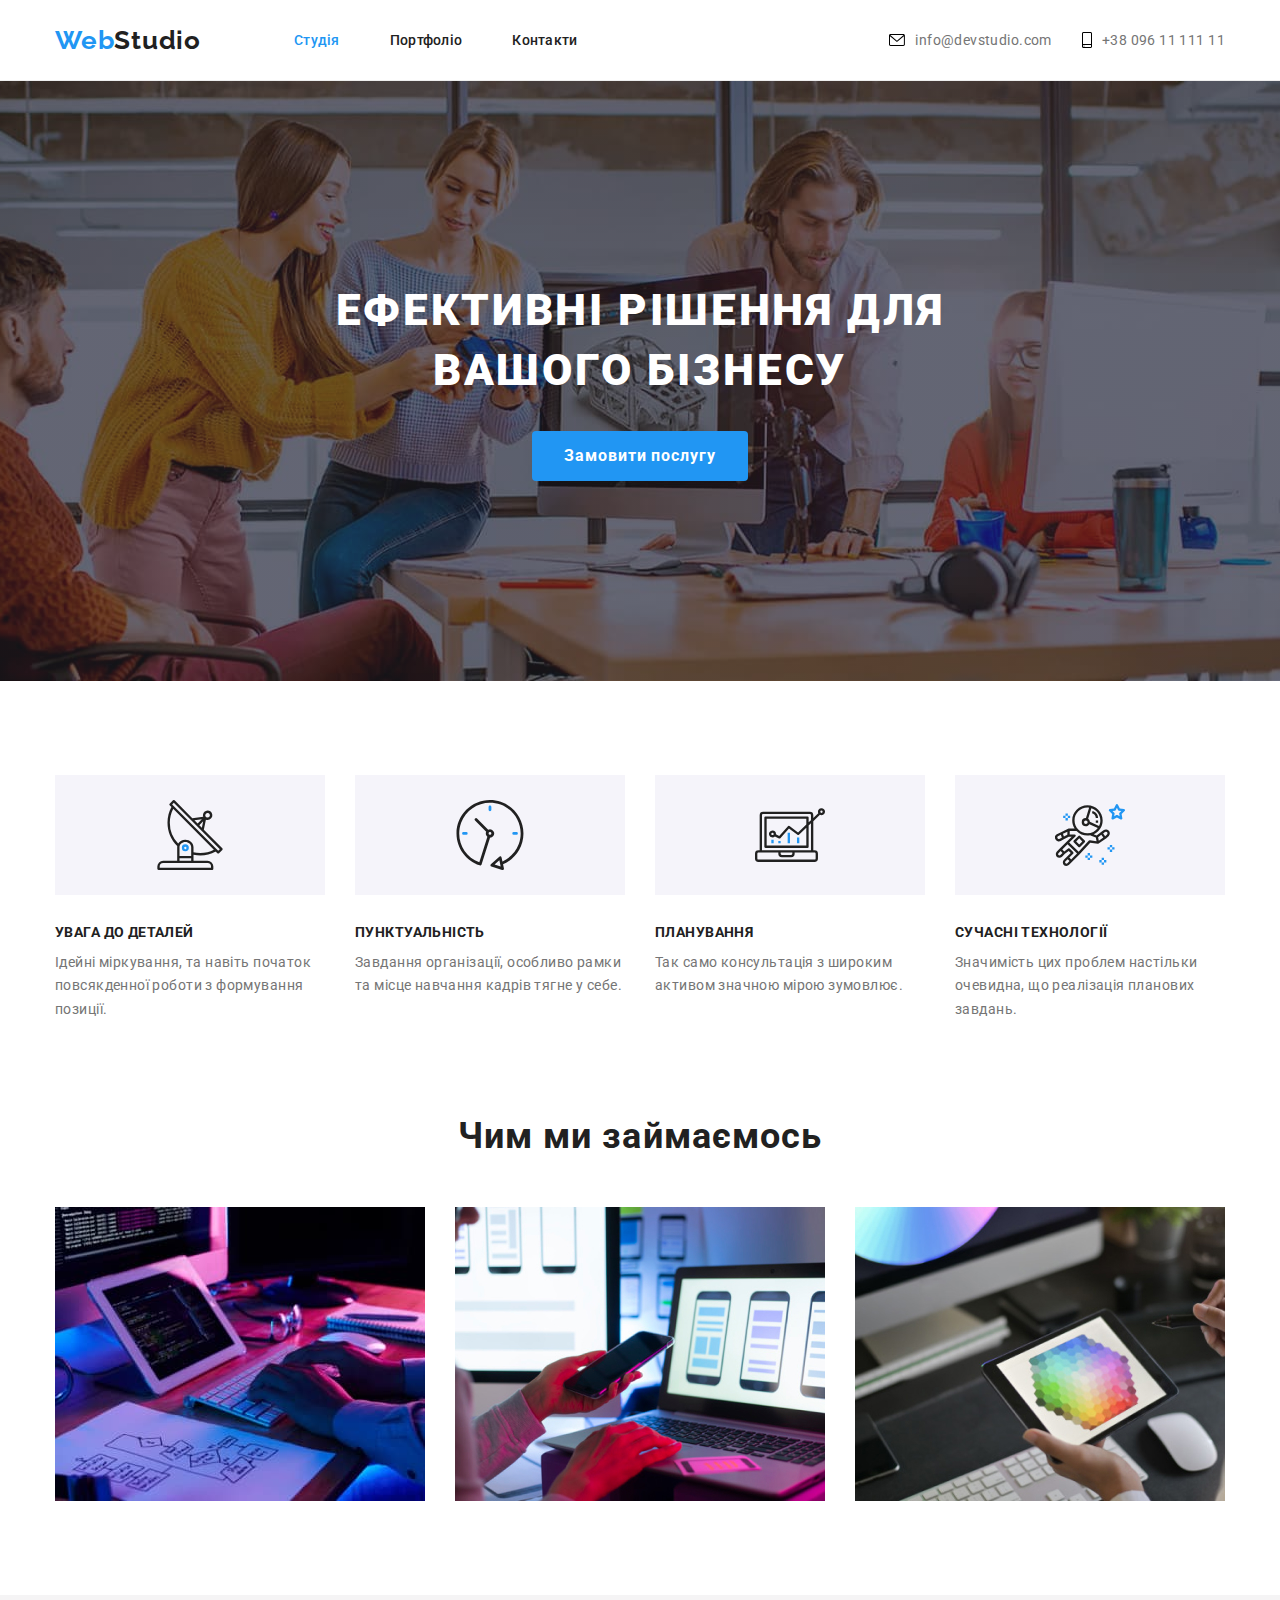
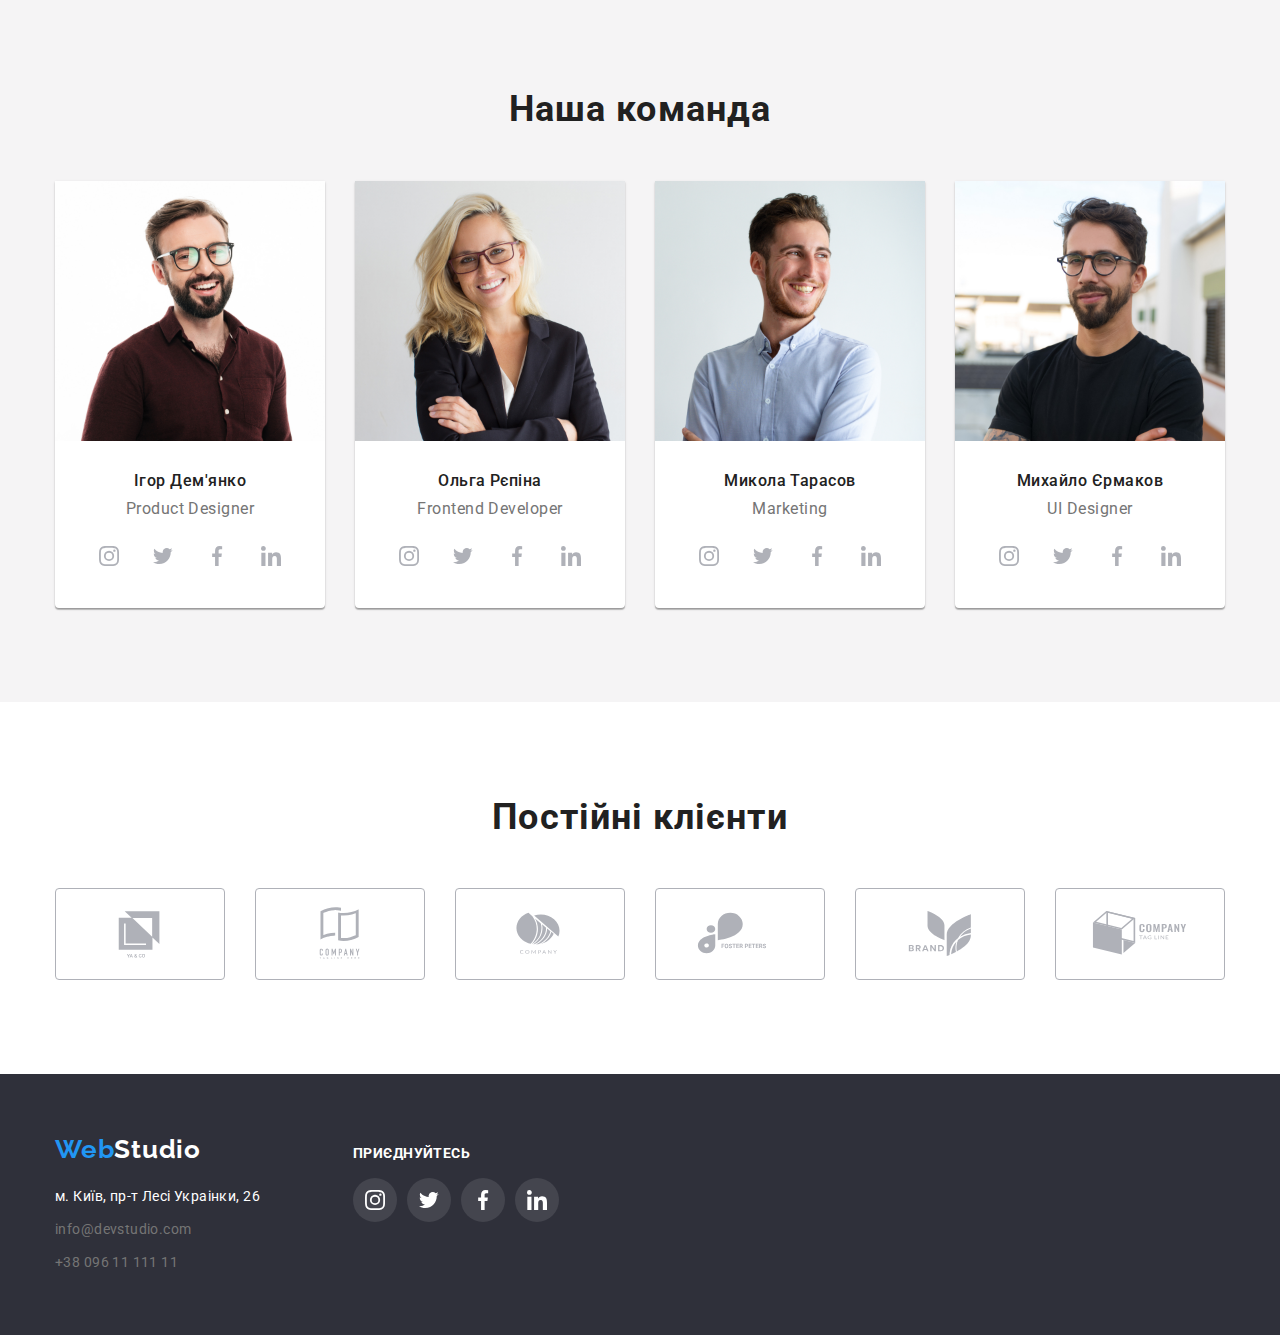
<file: index.html>
<!DOCTYPE html>
<html lang="uk">
  <head>
    <meta charset="UTF-8" />
    <meta http-equiv="X-UA-Compatible" content="IE=edge" />
    <meta name="viewport" content="width=device-width, initial-scale=1.0" />
    <title>WebStudio</title>
    <link rel="preconnect" href="https://fonts.googleapis.com" />
    <link rel="preconnect" href="https://fonts.gstatic.com" crossorigin />
    <link
      href="https://fonts.googleapis.com/css2?family=Raleway:wght@700&family=Roboto:wght@400;500;700;900&display=swap"
      rel="stylesheet"
    />
    <link
      rel="stylesheet"
      href="https://cdnjs.cloudflare.com/ajax/libs/modern-normalize/1.1.0/modern-normalize.min.css"
    />
    <link rel="stylesheet" href="./css/styles.css" />
  </head>
  <body>
    <header class="header">
      <div class="container header-container">
        <nav class="nav-flex">
          <a class="logo-header" href="./index.html">
            <span class="logo-h1">Web</span>Studio</a
          >
          <ul class="nav-ul-flex">
            <li>
              <a class="link-header current" href="./index.html">Студія</a>
            </li>
            <li>
              <a class="link-header" href="./portfolio.html">Портфоліо</a>
            </li>
            <li><a class="link-header" href="#footer">Контакти</a></li>
          </ul>
        </nav>
        <ul class="ul-mail-flex">
          <li >
            <a class="link-header-mail" href="mailto:info@devstudio.com">
              <svg class="contacts-icon" width="16" height="12">
                <use href="./img/icons.svg#icon-envelope"></use>
              </svg>
              info@devstudio.com
            </a>
          </li>
          <li>
            <a class="link-header-number" href="tel:+380961111111"
              ><svg class="contacts-icon" width="10" height="16">
                <use href="./img/icons.svg#icon-smartphone"></use>
              </svg>
              +38 096 11 111 11
            </a>
          </li>
        </ul>
      </div>
    </header>
    <main>
      <section class="hero">
        <div class="container">
          <h1 class="main-h1-title">Ефективні рішення для вашого бізнесу</h1>
          <button class="button" type="button">Замовити послугу</button>
        </div>
      </section>
      <section class="sec-two">
        <div class="container">
          <h2 class="hidden">Наші переваги</h2>
          <ul class="our-skills">
            <li class="skill-cont">
              <div class="svg-icon-style">
                <svg class="icon-team" width="70" height="70">
                  <use href="./img/icons.svg#icon-antenna"></use>
                </svg>
              </div>
              <h3 class="skill-name">УВАГА ДО ДЕТАЛЕЙ</h3>
              <p class="skill-descr">
                Ідейні міркування, та навіть початок повсякденної роботи з
                формування позиції.
              </p>
            </li>
            <li class="skill-cont">
              <div class="svg-icon-style">
                <svg class="icon-team" width="70" height="70">
                  <use href="./img/icons.svg#icon-clock"></use>
                </svg>
              </div>
              <h3 class="skill-name">ПУНКТУАЛЬНІСТЬ</h3>
              <p class="skill-descr">
                Завдання організації, особливо рамки та місце навчання кадрів
                тягне у себе.
              </p>
            </li>
            <li class="skill-cont">
              <div class="svg-icon-style">
                <svg class="icon-team" width="70" height="70">
                  <use href="./img/icons.svg#icon-laptop"></use>
                </svg>
              </div>
              <h3 class="skill-name">ПЛАНУВАННЯ</h3>
              <p class="skill-descr">
                Так само консультація з широким активом значною мірою зумовлює.
              </p>
            </li>
            <li class="skill-cont">
              <div class="svg-icon-style">
                <svg class="icon-team" width="70" height="70">
                  <use href="./img/icons.svg#icon-astronaut"></use>
                </svg>
              </div>
              <h3 class="skill-name">СУЧАСНІ ТЕХНОЛОГІЇ</h3>
              <p class="skill-descr">
                Значимість цих проблем настільки очевидна, що реалізація
                планових завдань.
              </p>
            </li>
          </ul>
        </div>
      </section>
      <section class="sec-three">
        <div class="container">
          <h2 class="sec-head">Чим ми займаємось</h2>
          <ul class="images-block">
            <li class="images">
              <img
                src="./img/1.jpg"
                alt="Чоловік працює над кодом сайту"
                width="370"
              />
            </li>
            <li class="images">
              <img
                src="./img/2.jpg"
                alt="Жінка з телефоном та ноутбуком"
                width="370"
              />
            </li>
            <li class="images">
              <img
                src="./img/3.jpg"
                alt="планшет в якому відкрито палітру кольорів"
                width="370"
              />
            </li>
          </ul>
        </div>
      </section>
      <section class="sec-four">
        <div class="container">
          <h2 class="sec-head">Наша команда</h2>
          <ul class="cards">
            <li class="card">
              <img
                src="./img/4.jpg"
                alt="фото дизайнера Ігора Дем'янко"
                width="270"
              />
              <div class="our-team">
                <h3 class="card-name">Ігор Дем'янко</h3>
                <p class="job">Product Designer</p>
                <div>
                  <ul class="social-icons-list">
                    <li class="social-icons-item">
                      <a class="social-icons-link" href="#">
                        <svg class="social-media-icons" width="20" height="20">
                          <use href="./img/icons.svg#icon-instagram"></use>
                        </svg>
                      </a>
                    </li>
                    <li class="social-icons-item">
                      <a class="social-icons-link" href="#">
                        <svg class="social-media-icons" width="20" height="20">
                          <use href="./img/icons.svg#icon-twit"></use>
                        </svg>
                      </a>
                    </li>
                    <li class="social-icons-item">
                      <a class="social-icons-link" href="#">
                        <svg class="social-media-icons" width="20" height="20">
                          <use href="./img/icons.svg#icon-facebook"></use>
                        </svg>
                      </a>
                    </li>
                    <li class="social-icons-item">
                      <a class="social-icons-link" href="#">
                        <svg class="social-media-icons" width="20" height="20">
                          <use href="./img/icons.svg#icon-linkedin"></use>
                        </svg>
                      </a>
                    </li>
                  </ul>
                </div>
              </div>
            </li>
            <li class="card">
              <img
                src="./img/5.jpg"
                alt="фото фронтенд розробника Ольги Рєпіной"
                width="270"
              />
              <div class="our-team">
                <h3 class="card-name">Ольга Рєпіна</h3>
                <p class="job">Frontend Developer</p>
                <div class="social-icons">
                  <ul class="social-icons-list">
                    <li class="social-icons-item">
                      <a class="social-icons-link" href="#">
                        <svg class="social-media-icons" width="20" height="20">
                          <use href="./img/icons.svg#icon-instagram"></use>
                        </svg>
                      </a>
                    </li>
                    <li class="social-icons-item">
                      <a class="social-icons-link" href="#">
                        <svg class="social-media-icons" width="20" height="20">
                          <use href="./img/icons.svg#icon-twit"></use>
                        </svg>
                      </a>
                    </li>
                    <li class="social-icons-item">
                      <a class="social-icons-link" href="#">
                        <svg class="social-media-icons" width="20" height="20">
                          <use href="./img/icons.svg#icon-facebook"></use>
                        </svg>
                      </a>
                    </li>
                    <li class="social-icons-item">
                      <a class="social-icons-link" href="#">
                        <svg class="social-media-icons" width="20" height="20">
                          <use href="./img/icons.svg#icon-linkedin"></use>
                        </svg>
                      </a>
                    </li>
                  </ul>
                </div>
              </div>
            </li>
            <li class="card">
              <img
                src="./img/6.jpg"
                alt="фото Миколи Тарасова відділ маркетингу"
                width="270"
              />
              <div class="our-team">
                <h3 class="card-name">Микола Тарасов</h3>
                <p class="job">Marketing</p>
                <div class="social-icons">
                  <ul class="social-icons-list">
                    <li class="social-icons-item">
                      <a class="social-icons-link" href="#">
                        <svg class="social-media-icons" width="20" height="20">
                          <use href="./img/icons.svg#icon-instagram"></use>
                        </svg>
                      </a>
                    </li>
                    <li class="social-icons-item">
                      <a class="social-icons-link" href="#">
                        <svg class="social-media-icons" width="20" height="20">
                          <use href="./img/icons.svg#icon-twit"></use>
                        </svg>
                      </a>
                    </li>
                    <li class="social-icons-item">
                      <a class="social-icons-link" href="#">
                        <svg class="social-media-icons" width="20" height="20">
                          <use href="./img/icons.svg#icon-facebook"></use>
                        </svg>
                      </a>
                    </li>
                    <li class="social-icons-item">
                      <a class="social-icons-link" href="#">
                        <svg class="social-media-icons" width="20" height="20">
                          <use href="./img/icons.svg#icon-linkedin"></use>
                        </svg>
                      </a>
                    </li>
                  </ul>
                </div>
              </div>
            </li>
            <li class="card">
              <img
                src="./img/7.jpg"
                alt="фото криативного фахівця Михайла Єрмакова"
                width="270"
              />
              <div class="our-team">
                <h3 class="card-name">Михайло Єрмаков</h3>
                <p class="job">UI Designer</p>
                <div class="social-icons">
                  <ul class="social-icons-list">
                    <li class="social-icons-item">
                      <a class="social-icons-link" href="#">
                        <svg class="social-media-icons" width="20" height="20">
                          <use href="./img/icons.svg#icon-instagram"></use>
                        </svg>
                      </a>
                    </li>
                    <li class="social-icons-item">
                      <a class="social-icons-link" href="#">
                        <svg class="social-media-icons" width="20" height="20">
                          <use href="./img/icons.svg#icon-twit"></use>
                        </svg>
                      </a>
                    </li>
                    <li class="social-icons-item">
                      <a class="social-icons-link" href="#">
                        <svg class="social-media-icons" width="20" height="20">
                          <use href="./img/icons.svg#icon-facebook"></use>
                        </svg>
                      </a>
                    </li>
                    <li class="social-icons-item">
                      <a class="social-icons-link" href="#">
                        <svg class="social-media-icons" width="20" height="20">
                          <use href="./img/icons.svg#icon-linkedin"></use>
                        </svg>
                      </a>
                    </li>
                  </ul>
                </div>
              </div>
            </li>
          </ul>
        </div>
      </section>
      <section class="clients">
<div class="container">
<h2 class="clients-header">Постійні клієнти</h2>
<ul class="clients-icons">
  <li class="clients-icons-list"> <a class="clients-icons-link" href="#">
    <svg class="clients-icons" width="106" height="60">
    <use href="./img/icons.svg#icon-logo1"></use>
  </svg></a></li>
  <li class="clients-icons-list"> <a class="clients-icons-link" href="#">
    <svg class="clients-icons" width="106" height="60">
    <use href="./img/icons.svg#icon-logo2"></use>
  </svg></a></li>
  <li class="clients-icons-list"> <a class="clients-icons-link" href="#">
    <svg class="clients-icons" width="106" height="60">
    <use href="./img/icons.svg#icon-logo3"></use>
  </svg></a></li>
  <li class="clients-icons-list"> <a class="clients-icons-link" href="#">
    <svg class="clients-icons" width="106" height="60">
    <use href="./img/icons.svg#icon-logo4"></use>
  </svg></a></li>
  <li class="clients-icons-list"> <a class="clients-icons-link" href="#">
    <svg class="clients-icons" width="106" height="60">
    <use href="./img/icons.svg#icon-logo5"></use>
  </svg></a></li>
  <li class="clients-icons-list"> <a class="clients-icons-link" href="#">
    <svg class="clients-icons" width="106" height="60">
    <use href="./img/icons.svg#icon-logo6"></use>
  </svg></a></li>
</ul>
</div>
      </section>
    </main>
    <footer class="footer">
      <div class="container container-wrap">
        <div class="join-us-wrap">
          <a href="./index.html" class="text-logo-footer">
            <span class="logo-h1">Web</span>Studio</a
          >
  
          <address>
            <ul class="footer-content">
              <li class="footer-elem-item">
                <a
                  class="footer-link-address"
                  href="https://goo.gl/maps/CPtrU1FHBa2aNyZL9"
                  target="_blank"
                  rel="noopener noreferrer nofollow"
                  >м. Київ, пр-т Лесі Украінки, 26</a
                >
              </li>
              <li class="footer-elem-item">
                <a class="footer-links" href="mailto:info@devstudio.com"
                  >info@devstudio.com</a
                >
              </li>
              <li class="footer-elem-item">
                <a class="footer-links" href="tel:+380961111111"
                  >+38 096 11 111 11</a
                >
              </li>
            </ul>
          </address>
        </div>
      <div class="social-footer-wrap">
<p class="join-us-header">Приєднуйтесь</p>
<ul class="social-icons-list">
  <li  class="footer-icons">
    <a class="social-icons-link" href="#">
      <svg class="social-media-icons" width="20" height="20">
        <use href="./img/icons.svg#icon-instagram"></use>
      </svg>
    </a>
  </li>
  <li class="footer-icons">
    <a class="social-icons-link" href="#">
      <svg class="social-media-icons" width="20" height="20">
        <use href="./img/icons.svg#icon-twit"></use>
      </svg>
    </a>
  </li>
  <li class="footer-icons">
    <a class="social-icons-link" href="#">
      <svg class="social-media-icons" width="20" height="20">
        <use href="./img/icons.svg#icon-facebook"></use>
      </svg>
    </a>
  </li>
  <li class="footer-icons">
    <a class="social-icons-link" href="#">
      <svg class="social-media-icons" width="20" height="20">
        <use href="./img/icons.svg#icon-linkedin"></use>
      </svg>
    </a>
  </li>
</ul>
</div>
      </div>
    </footer>
  </body>
</html>
</file>
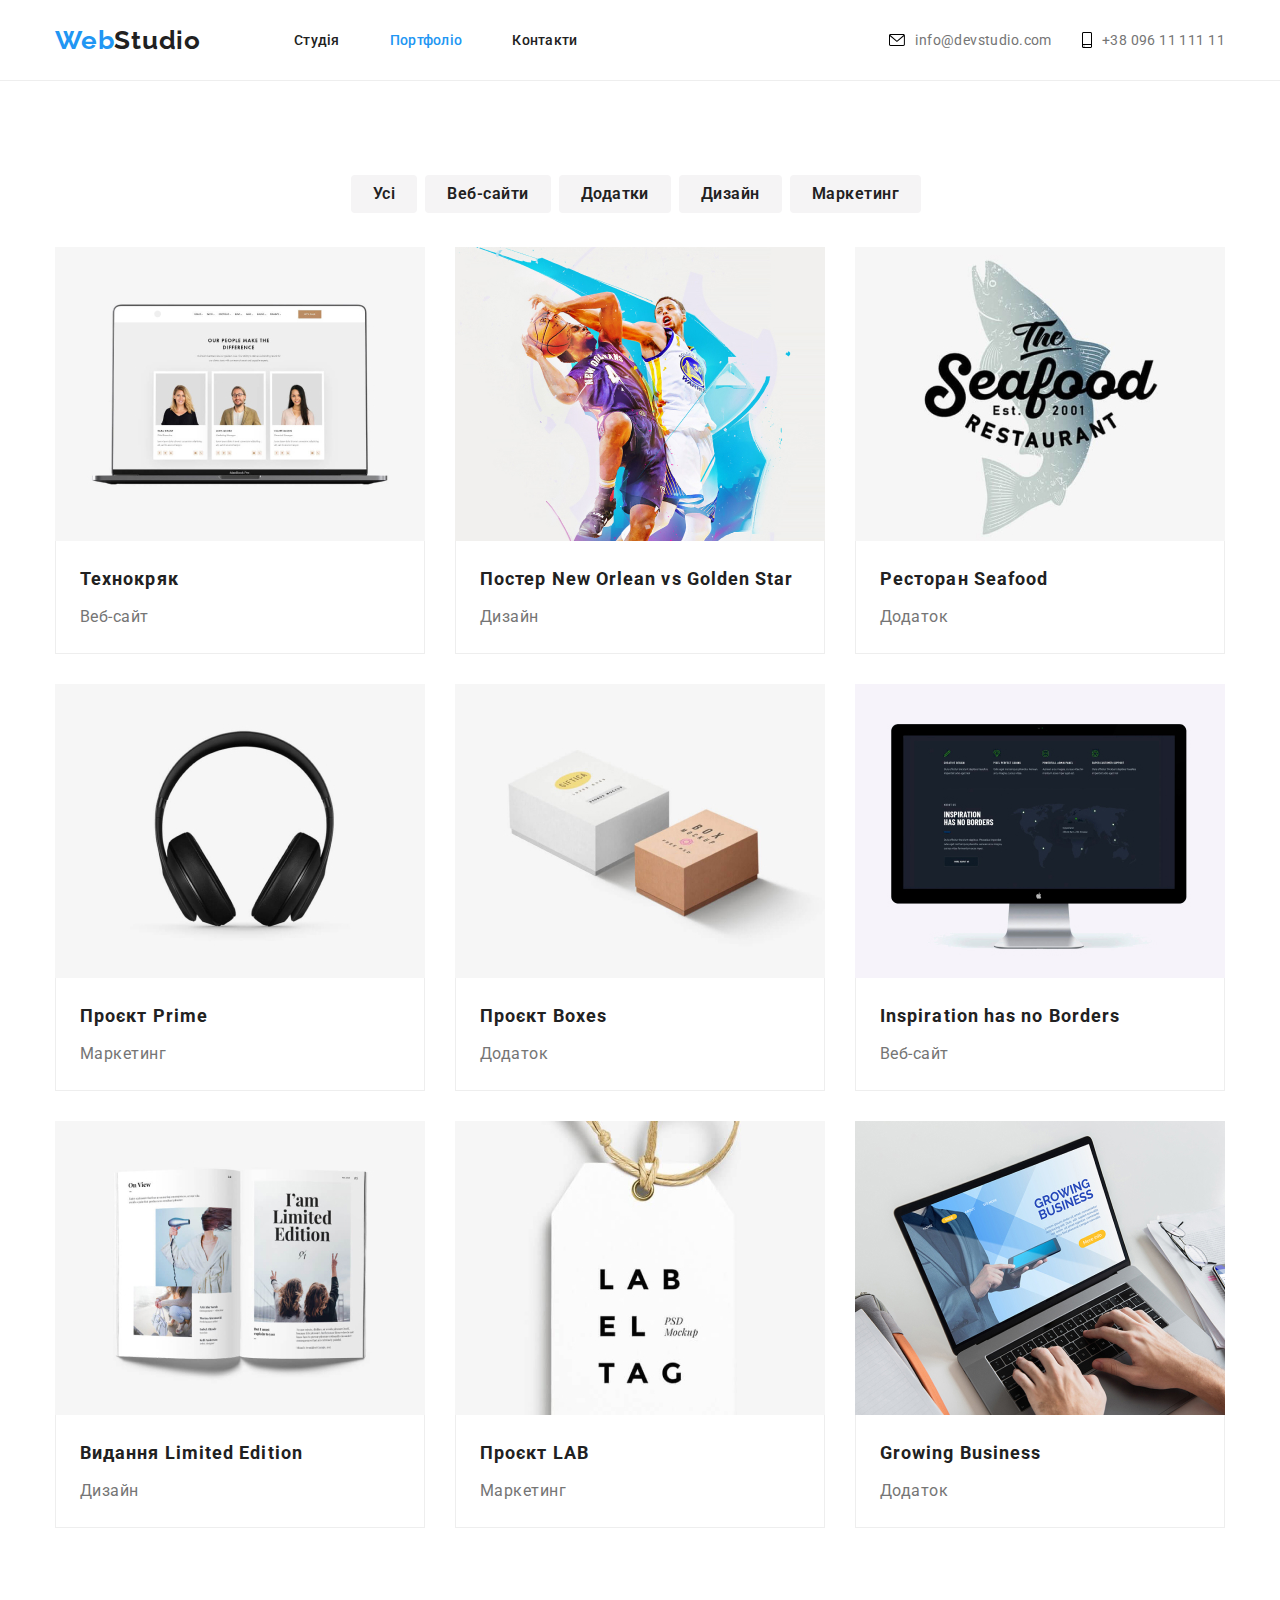
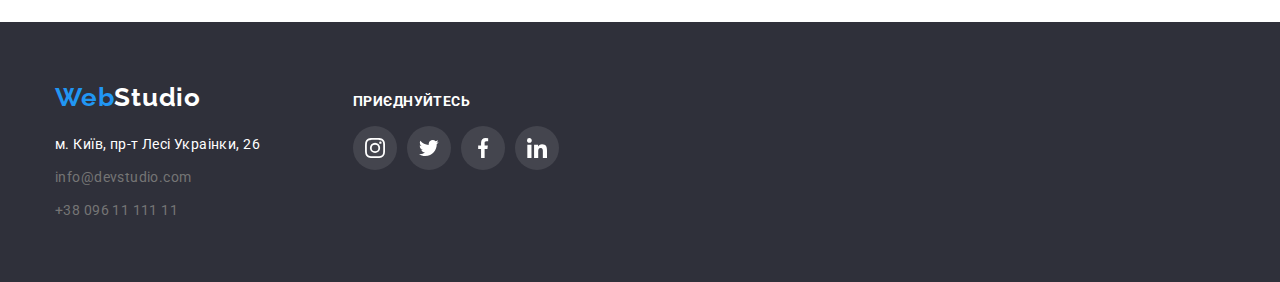
<file: portfolio.html>
<!DOCTYPE html>
<html lang="uk">
  <head>
    <meta charset="UTF-8" />
    <meta http-equiv="X-UA-Compatible" content="IE=edge" />
    <meta name="viewport" content="width=device-width, initial-scale=1.0" />
    <title>Portfolio</title>
    <link rel="preconnect" href="https://fonts.googleapis.com" />
    <link rel="preconnect" href="https://fonts.gstatic.com" crossorigin />
    <link
      href="https://fonts.googleapis.com/css2?family=Raleway:wght@700&family=Roboto:wght@400;500;700;900&display=swap"
      rel="stylesheet"
    />
    <link
      rel="stylesheet"
      href="https://cdnjs.cloudflare.com/ajax/libs/modern-normalize/1.1.0/modern-normalize.min.css"
    />
    <link rel="stylesheet" href="./css/styles.css" />
  </head>
  <body>
    <header class="header">
      <div class="container header-container">
        <nav class="nav-flex">
          <a class="logo-header" href="./index.html">
            <span class="logo-h1">Web</span>Studio</a
          >
          <ul class="nav-ul-flex">
            <li>
              <a class="link-header" href="./index.html">Студія</a>
            </li>
            <li>
              <a class="link-header current" href="./portfolio.html"
                >Портфоліо</a
              >
            </li>
            <li><a class="link-header" href="#footer">Контакти</a></li>
          </ul>
        </nav>
        <ul class="ul-mail-flex">
          <li>
            <a class="link-header-mail" href="mailto:info@devstudio.com">
              <svg class="contacts-icon" width="16" height="12">
                <use href="./img/icons.svg#icon-envelope"></use>
              </svg>
              info@devstudio.com
            </a>
          </li>
          <li>
            <a class="link-header-number" href="tel:+380961111111"
              ><svg class="contacts-icon" width="10" height="16">
                <use href="./img/icons.svg#icon-smartphone"></use>
              </svg>
              +38 096 11 111 11
            </a>
          </li>
        </ul>
      </div>
    </header>
    <main>
      <section class="sec-one-portfolio">
        <div class="container">
          <h1 class="hidden">Що можна знайти на сайті</h1>
          <ul class="button-list">
            <li>
              <button class="button-portfolio" type="button">Усі</button>
            </li>
            <li>
              <button class="button-portfolio" type="button">Веб-сайти</button>
            </li>
            <li>
              <button class="button-portfolio" type="button">Додатки</button>
            </li>
            <li>
              <button class="button-portfolio" type="button">Дизайн</button>
            </li>
            <li>
              <button class="button-portfolio" type="button">Маркетинг</button>
            </li>
          </ul>
          <ul class="portfolio-cards">
            <li class="portfolio-card">
              <a class="portfolio-cards-link" href="#">
                <img
                  src="./img/8.jpg"
                  alt="фото ноутбуку з відкритим сайтом"
                  width="370"
                />
                <div class="portfolio-name-type">
                  <h2 class="portfolio-name">Технокряк</h2>
                  <p class="portfolio-type">Веб-сайт</p>
                </div>
              </a>
            </li>
            <li class="portfolio-card">
              <a class="portfolio-cards-link" href="#">
                <img src="./img/9.jpg" alt="фото баскетболістів" width="370" />
                <div class="portfolio-name-type">
                  <h2 class="portfolio-name">
                    Постер New Orlean vs Golden Star
                  </h2>
                  <p class="portfolio-type">Дизайн</p>
                </div>
              </a>
            </li>
            <li class="portfolio-card">
              <a class="portfolio-cards-link" href="#">
                <img
                  src="./img/10.jpg"
                  alt="фото логотипа ресторану"
                  width="370"
                />
                <div class="portfolio-name-type">
                  <h2 class="portfolio-name">Ресторан Seafood</h2>
                  <p class="portfolio-type">Додаток</p>
                </div>
              </a>
            </li>
            <li class="portfolio-card">
              <a class="portfolio-cards-link" href="#">
                <img src="./img/11.jpg" alt="фото навушників" width="370" />
                <div class="portfolio-name-type">
                  <h2 class="portfolio-name">Проєкт Prime</h2>
                  <p class="portfolio-type">Маркетинг</p>
                </div>
              </a>
            </li>
            <li class="portfolio-card">
              <a class="portfolio-cards-link" href="#">
                <img
                  src="./img/12.jpg"
                  alt="фото коробок гарнітури"
                  width="370"
                />
                <div class="portfolio-name-type">
                  <h2 class="portfolio-name">Проєкт Boxes</h2>
                  <p class="portfolio-type">Додаток</p>
                </div>
              </a>
            </li>
            <li class="portfolio-card">
              <a class="portfolio-cards-link" href="#">
                <img src="./img/13.jpg" alt="фото монітора" width="370" />
                <div class="portfolio-name-type">
                  <h2 class="portfolio-name">Inspiration has no Borders</h2>
                  <p class="portfolio-type">Веб-сайт</p>
                </div>
              </a>
            </li>
            <li class="portfolio-card">
              <a class="portfolio-cards-link" href="#">
                <img src="./img/14.jpg" alt="фото журналу" width="370" />
                <div class="portfolio-name-type">
                  <h2 class="portfolio-name">Видання Limited Edition</h2>
                  <p class="portfolio-type">Дизайн</p>
                </div>
              </a>
            </li>
            <li class="portfolio-card">
              <a class="portfolio-cards-link" href="#">
                <img src="./img/15.jpg" alt="фото реклами" width="370" />
                <div class="portfolio-name-type">
                  <h2 class="portfolio-name">Проєкт LAB</h2>
                  <p class="portfolio-type">Маркетинг</p>
                </div>
              </a>
            </li>
            <li class="portfolio-card">
              <a class="portfolio-cards-link" href="#">
                <img src="./img/16.jpg" alt="фото ноутбука" width="370" />
                <div class="portfolio-name-type">
                  <h2 class="portfolio-name">Growing Business</h2>
                  <p class="portfolio-type">Додаток</p>
                </div>
              </a>
            </li>
          </ul>
        </div>
      </section>
    </main>
    <footer class="footer">
      <div class="container container-wrap">
        <div class="join-us-wrap">
          <a href="./index.html" class="text-logo-footer">
            <span class="logo-h1">Web</span>Studio</a
          >
  
          <address>
            <ul class="footer-content">
              <li class="footer-elem-item">
                <a
                  class="footer-link-address"
                  href="https://goo.gl/maps/CPtrU1FHBa2aNyZL9"
                  target="_blank"
                  rel="noopener noreferrer nofollow"
                  >м. Київ, пр-т Лесі Украінки, 26</a
                >
              </li>
              <li class="footer-elem-item">
                <a class="footer-links" href="mailto:info@devstudio.com"
                  >info@devstudio.com</a
                >
              </li>
              <li class="footer-elem-item">
                <a class="footer-links" href="tel:+380961111111"
                  >+38 096 11 111 11</a
                >
              </li>
            </ul>
          </address>
        </div>
      <div class="social-footer-wrap">
<p class="join-us-header">Приєднуйтесь</p>
<ul class="social-icons-list">
  <li  class="footer-icons">
    <a class="social-icons-link" href="#">
      <svg class="social-media-icons" width="20" height="20">
        <use href="./img/icons.svg#icon-instagram"></use>
      </svg>
    </a>
  </li>
  <li class="footer-icons">
    <a class="social-icons-link" href="#">
      <svg class="social-media-icons" width="20" height="20">
        <use href="./img/icons.svg#icon-twit"></use>
      </svg>
    </a>
  </li>
  <li class="footer-icons">
    <a class="social-icons-link" href="#">
      <svg class="social-media-icons" width="20" height="20">
        <use href="./img/icons.svg#icon-facebook"></use>
      </svg>
    </a>
  </li>
  <li class="footer-icons">
    <a class="social-icons-link" href="#">
      <svg class="social-media-icons" width="20" height="20">
        <use href="./img/icons.svg#icon-linkedin"></use>
      </svg>
    </a>
  </li>
</ul>
</div>
      </div>
    </footer>
  </body>
</html>
</file>
<file: css/styles.css>
:root {
  --main-text-color: #212121;
  --secondary-text-color: #757575;
  --main-white-color: #fff;
  --highlight-color: #2196f3;
  --secondary-white-color: #f5f4f5;
  --fill-color: #2f303a;
  --button-active-color: #188ce8;
  --card-border-color: #eee;
  --background-color: #f5f4fa;
  --icon-color: #AFB1B8;
}
h1,
h2,
h3,
h4,
h5,
h6,
p {
  margin: 0;
}
ul {
  list-style: none;
  margin: 0;
  padding: 0;
}
img {
  display: block;
}

.container {
  width: 1200px;
  padding-left: 15px;
  padding-right: 15px;
  margin: 0 auto;
}

body {
  font-family: "Roboto", sans-serif;
  color: var(--main-text-color);
  font-size: 14px;
  letter-spacing: 0.03em;
}
a {
  text-decoration: none;
  color: var(--main-text-color);
}
.header {
  border-bottom: 1px solid var(--card-border-color);
}

.header-container {
  height: 80px;
  display: flex;
  align-items: center;
}
.nav-flex {
  display: flex;
  margin-right: auto;
  align-items: center;
}
.logo-header {
  margin-right: 93px;

  font-family: "Raleway", sans-serif;
  font-size: 26px;
  line-height: 1.19;
  font-weight: 700;
  letter-spacing: 0.03em;
}
.logo-h1 {
  color: var(--highlight-color);
}

.nav-ul-flex {
  display: flex;
  gap: 50px;
}

.nav-ul-flex .link-header:hover,
.nav-ul-flex .link-header:focus {
  color: var(--highlight-color);
}
.nav-ul-flex .link-header.current {
  color: var(--highlight-color);
}

.link-header {
  text-decoration: none;
  font-size: 14px;
  font-weight: 500;
  line-height: 1.15;
  letter-spacing: 0.02em;
  color: var(--main-text-color);
}


.ul-mail-flex {
  display: flex;
  gap: 30px;
  align-items: center;
}

.contacts-icon{
  margin-right: 10px;
}
.link-header-number:hover .contacts-icon {
  fill: var(--highlight-color);
  } 
  .link-header-mail:hover .contacts-icon {
    fill: var(--highlight-color);
    }  

.link-header-mail {
  display: flex;
  align-items: center;
  list-style: none;
  color: var(--secondary-text-color);
}

.link-header-mail:hover,
.link-header-mail:focus {
  color: var(--highlight-color);
}
.link-header-number {
  display: flex;
  align-items: center;
  list-style: none;
  color: var(--secondary-text-color);
}
.link-header-number:hover,
.link-header-number:focus {
  color: var(--highlight-color);
}

.hero {
  background-image: linear-gradient(
      rgba(47, 48, 58, 0.4),
      rgba(47, 48, 58, 0.4)
    ),
    url(../img/hero.jpg);
  background-repeat: no-repeat;
  background-position: center;
  padding-top: 200px;
  padding-bottom: 200px;
  
}

section {
  display: block;
}

.main-h1-title {
  color: var(--main-white-color);
  font-size: 44px;
  line-height: 1.36;
  font-weight: 900;
  text-transform: uppercase;
  letter-spacing: 0.06em;
  text-align: center;
  width: 696px;
  margin: 0 auto;
  margin-bottom: 30px;
}
button {
  border: none;
  outline: none;
  margin: 0 auto;
  display: block;
}
.button {
  width: 216px;
  height: 50px;
  background-color: var(--highlight-color);
  font-size: 16px;
  font-weight: 700;
  line-height: 1.875;
  letter-spacing: 0.06em;
  color: var(--main-white-color);
  border-radius: 4px;
  cursor: pointer;
  font-family: inherit;
}

.button:hover {
  background-color: var(--button-active-color);
  color: var(--main-white-color);
}
.button:focus {
  background-color: var(--button-active-color);
  color: var(--main-white-color);
}
.button:active {
  background-color: var(--button-active-color);
  color: var(--main-white-color);
}
.hidden {
  color: rgba(0, 0, 0, 0);
  position: absolute;
  width: 1px;
  height: 1px;
  margin: -1px;
  border: 0;
  padding: 0;
  white-space: nowrap;
  clip-path: inset(100%);
  clip: rect(0 0 0 0);
  overflow: hidden;
}

.sec-two {
  padding-top: 94px;
  padding-bottom: 94px;
}
.our-skills {
  display: flex;
  justify-content: space-between;
}
.skill-cont {
  line-height: 1.71;
  letter-spacing: 0.03em;
  width: 270px;
  color: var(--secondary-text-color);
}
.svg-icon-style {
  display: flex;
  align-items: center;
  justify-content: center;
  background-color: var(--background-color);
  width: 270px;
  height: 120px;
  margin-bottom: 30px;
}

.skill-name {
  font-weight: 700;
  font-size: 14px;
  line-height: 1.14;
  letter-spacing: 0.03em;
  text-transform: uppercase;
  color: var(--main-text-color);
  margin-bottom: 10px;
}

.skill-descr {
  font-size: 14px;
  line-height: 1.7;
  letter-spacing: 0.03em;
  color: var(--secondary-text-color);
}

.sec-three {
  text-align: center;
  width: 100%;

  padding-bottom: 94px;
}
.sec-head {
  font-weight: 700;
  font-size: 36px;
  line-height: 1, 1666;
  text-align: center;
  letter-spacing: 0.03em;
  color: var(--main-text-color);
  margin-bottom: 50px;
}

.images-block {
  display: flex;
  justify-content: center;
}

.images {
  padding: 0 15px;
  list-style: none;
}
.sec-four {
  background-color: var(--secondary-white-color);
  padding-top: 94px;
  padding-bottom: 94px;
}
.cards {
  display: flex;
  gap: 30px;
}
.card {
  background-color: var(--main-white-color);
  box-shadow: 0px 1px 3px rgb(0 0 0 / 12%), 0px 1px 1px rgb(0 0 0 / 14%),
    0px 2px 1px rgb(0 0 0 / 20%);
  border-radius: 0px 0px 4px 4px;
  list-style: none;
}

.our-team {
  padding: 30px 0;
}
.card-name {
  font-weight: 500;
  font-size: 16px;
  line-height: 1.19;
  text-align: center;
  letter-spacing: 0.03em;
  color: var(--main-text-color);
  margin-bottom: 10px;
}

.job {
  color: var(--secondary-text-color);
  font-size: 16px;
  font-weight: 400;
  letter-spacing: 0.03em;
  text-align: center;
}

.social-icons-list{
  display: flex;
  justify-content: center;
  margin-top: 16px;
  gap: 10px;
}
.social-icons-item{
  width: 44px;
  height: 44px;
}
.social-media-icons{
  fill: var(--icon-color);
}

.social-icons-link:hover,
.social-icons-link:focus{
background-color: var(--highlight-color);
}
.social-icons-link:hover .social-media-icons,
.social-icons-link:focus .social-media-icons{
  fill: #fff;
}
.social-icons-link{
  display: flex;
  align-items: center;
  justify-content: center;
  width: 100%;
  height: 100%;
  border-radius: 100%;
  background: rgba(255, 255, 255, 0.1);
}

.clients{
  padding-top: 94px;
  padding-bottom: 94px;
}
.clients-header{
font-weight: 700;
font-size: 36px;
line-height: 1.17;
text-align: center;
letter-spacing: 0.03em;
color: var(--main-text-color);
margin-bottom: 50px;
}
.clients-icons{
  display: flex;
  justify-content: center;
  gap: 30px;
}
.clients-icons{
  fill: var(--icon-color);
}
.clients-icons-link:hover .clients-icons,
.clients-icons-link:focus .clients-icons{
fill: var(--highlight-color);
}
.clients-icons-list{
  width: 170px;
  height: 92px;
}
 .clients-icons-link{
  display: flex;
  align-items: center;
  justify-content: center;
  width: 100%;
  height: 100%;
  border: 1px solid var(--icon-color);
border-radius: 4px;
 }

 .clients-icons-link:hover,
 .clients-icons-link:focus  {
  border: 1px solid var(--highlight-color);
 }

.sec-one-portfolio {
  padding-top: 94px;
  padding-bottom: 94px;
}



.button-list {
  display: flex;
  flex-direction: row;
  list-style: none;
  font-family: inherit;
  justify-content: center;
  margin-bottom: 34px;
}

.button-portfolio {
  width: auto;
  height: 38px;
  background-color: var(--secondary-white-color);
  color: var(--main-text-color);
  border-radius: 4px;
  padding: 6px 22px;
  font-size: 16px;
  line-height: 1.63;
  letter-spacing: 0.03em;
  font-weight: 600;
  text-align: center;
  cursor: pointer;
  font-family: inherit;
  margin-right: 8px;
}
.button-portfolio:hover {
  background-color: var(--highlight-color);
  color: var(--main-white-color);
  box-shadow: 0px 3px 1px rgba(0, 0, 0, 0.1), 0px 1px 2px rgba(0, 0, 0, 0.08), 0px 2px 2px rgba(0, 0, 0, 0.12);
}
.button-portfolio:active {
  background-color: var(--button-active-color);
  color: var(--main-white-color);
}
.portfolio-cards {
  display: flex;
  flex-wrap: wrap;
  gap: 30px;
}

.portfolio-card {
  background-color: var(--main-white-color);
  flex-basis: calc((100% - 60px) / 3);
}
.portfolio-cards-link{
  display: block;
  
}
.portfolio-cards-link:hover{
  box-shadow: 0px 1px 1px rgba(0, 0, 0, 0.12), 0px 4px 4px rgba(0, 0, 0, 0.06), 1px 4px 6px rgba(0, 0, 0, 0.16);

}
.portfolio-name-type {
  padding: 20px 24px;
  border: 1px solid var(--card-border-color);
  border-top: none;
}
.portfolio-name {
  margin-bottom: 4px;
  font-weight: 700;
  font-size: 18px;
  line-height: 2;
  letter-spacing: 0.06em;
  color: var(--main-text-color);
}
.portfolio-type {
  color: var(--secondary-text-color);
  font-size: 16px;
  letter-spacing: 0.03em;
  line-height: 2;
}

.footer {
  padding: 60px 0;
  background-color: var(--fill-color);
}

.footer-content {
  gap: 9px;
  display: flex;
  flex-direction: column;
}
.text-logo-footer {
  font-family: "Raleway", sans-serif;
  font-size: 26px;
  line-height: 1.19;
  font-weight: 700;
  letter-spacing: 0.03em;
  color: var(--main-white-color);
  margin-bottom: 20px;
  display: inline-block;
}

.footer-icons{
  width: 44px;
  height: 44px;
}
.footer-elem-item {
  list-style: none;
  font-style: normal;
}

.footer-link-address {
  color: var(--main-white-color);
  letter-spacing: 0.03em;
  font-size: 14px;
  line-height: 1.7;
}
.footer-link-address:hover,
.footer-link-address:focus {
  color: var(--highlight-color);
}

.footer-links {
  font-family: "Roboto", sans-serif;
  color: var(--secondary-text-color);
  font-size: 14px;
  line-height: 1.7;
  letter-spacing: 0.03em;
}
.footer-links:hover,
.footer-links:focus {
  color: var(--highlight-color);
}
.social-footer-wrap .social-media-icons {
  fill: #fff;
  }
.join-us-header{
  font-weight: 700;
font-size: 14px;
line-height: 1.14;
letter-spacing: 0.03em;
text-transform: uppercase;
color: var(--main-white-color);

}

.container-wrap{
  display: flex;
  gap:93px;
align-items: baseline;
}
</file>
